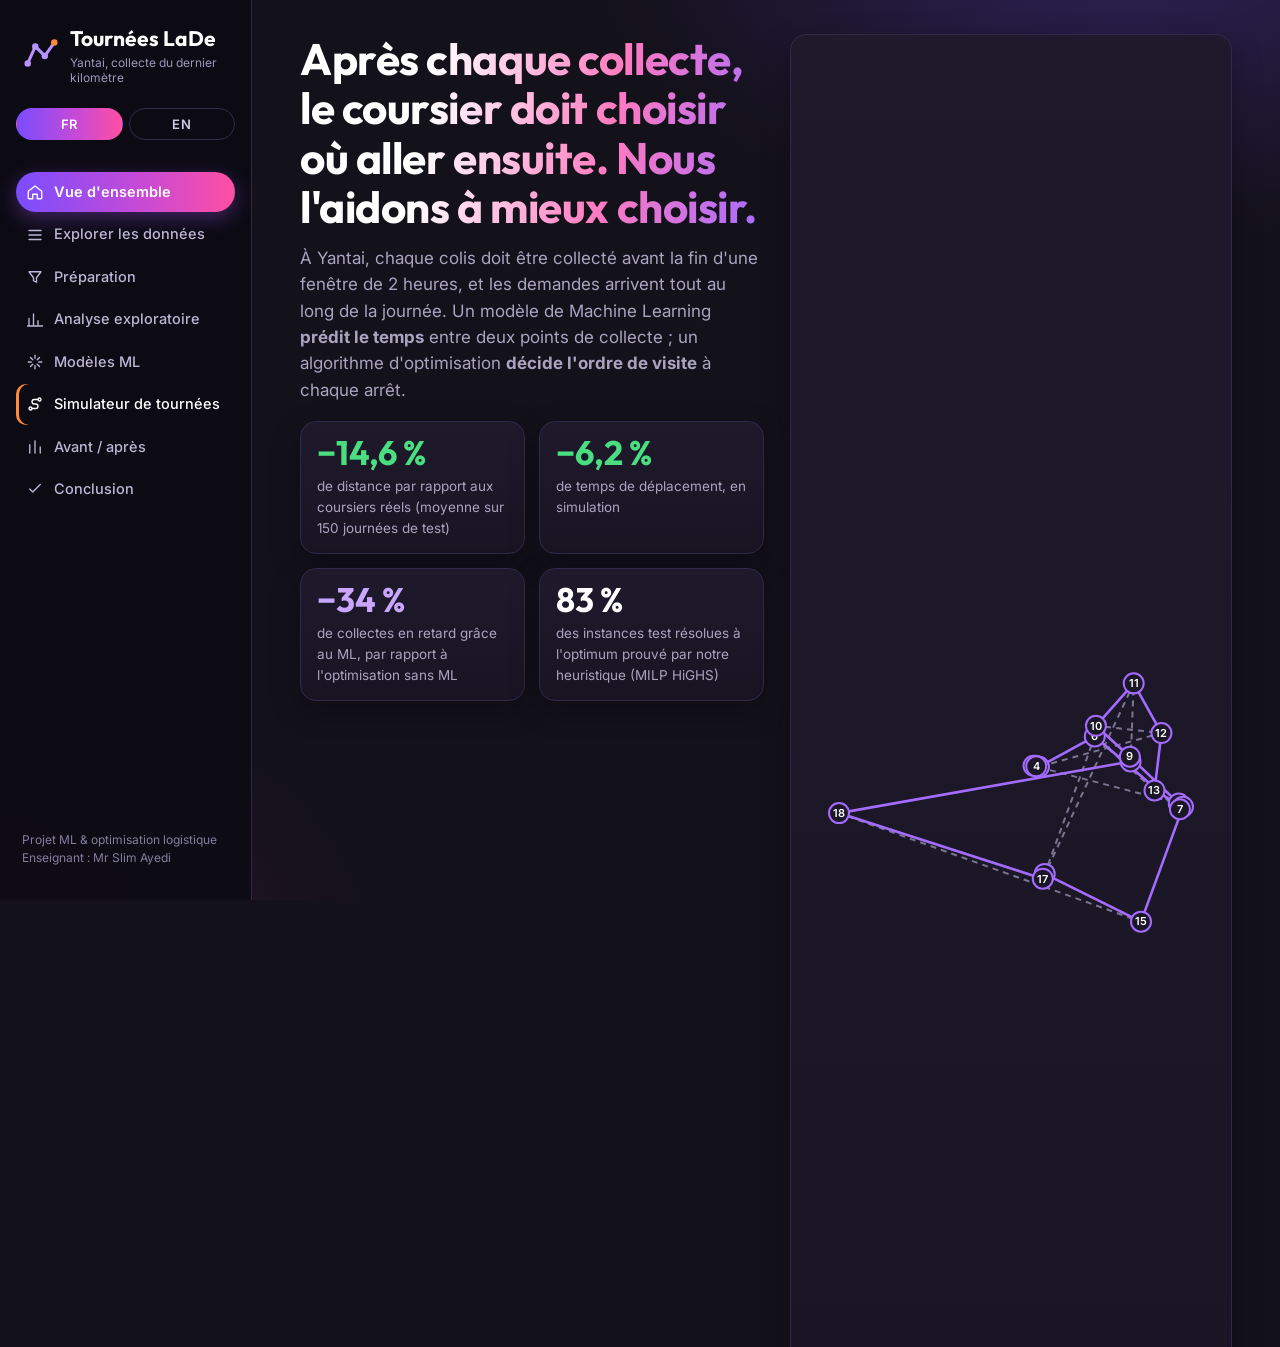
<file: web/index.html>
<!doctype html>
<html lang="fr">
<head>
<meta charset="utf-8">
<meta name="viewport" content="width=device-width, initial-scale=1">
<title>Tournées LaDe — ML et optimisation</title>
<link rel="preconnect" href="https://fonts.googleapis.com">
<link rel="preconnect" href="https://fonts.gstatic.com" crossorigin>
<link href="https://fonts.googleapis.com/css2?family=Outfit:wght@500;600;700&family=Inter:wght@400;500;600;700&display=swap" rel="stylesheet">
<link rel="stylesheet" href="style.css">
</head>
<body>
<a class="saut" href="#contenu">Aller au contenu</a>
<div class="cadre">
  <aside class="rail" aria-label="Navigation">
    <div class="marque">
      <svg viewBox="0 0 40 40" aria-hidden="true" class="logo"><path d="M6 30 L14 12 L24 22 L34 8" fill="none" stroke="currentColor" stroke-width="3.2" stroke-linecap="round" stroke-linejoin="round"/><circle cx="6" cy="30" r="3.4" fill="currentColor"/><circle cx="14" cy="12" r="3.4" fill="currentColor"/><circle cx="24" cy="22" r="3.4" fill="currentColor"/><circle cx="34" cy="8" r="3.4" fill="#ff8a3d"/></svg>
      <div>
        <strong>Tournées LaDe</strong>
        <span>Yantai, collecte du dernier kilomètre</span>
      </div>
    </div>
    <div class="langue" role="group" aria-label="Langue"><a href="index.html" aria-current="true" lang="fr">FR</a><a href="index_en.html" id="vers-en" lang="en">EN</a></div>
    <button class="menu-mobile" aria-expanded="false" aria-controls="nav">Sections</button>
    <nav id="nav">
      <a href="#accueil" data-page="accueil"><svg viewBox="0 0 24 24"><path d="M3 11l9-7 9 7v9a1 1 0 0 1-1 1h-5v-6h-6v6H4a1 1 0 0 1-1-1z"/></svg>Vue d'ensemble</a>
      <a href="#donnees" data-page="donnees"><svg viewBox="0 0 24 24"><path d="M4 6h16M4 12h16M4 18h16"/></svg>Explorer les données</a>
      <a href="#preparation" data-page="preparation"><svg viewBox="0 0 24 24"><path d="M4 5h16l-6 8v6l-4-2v-4z"/></svg>Préparation</a>
      <a href="#eda" data-page="eda"><svg viewBox="0 0 24 24"><path d="M4 20V10M10 20V4M16 20v-7M22 20H2"/></svg>Analyse exploratoire</a>
      <a href="#ml" data-page="ml"><svg viewBox="0 0 24 24"><path d="M12 3v4M12 17v4M3 12h4M17 12h4M6 6l3 3M15 15l3 3M18 6l-3 3M9 15l-3 3"/></svg>Modèles ML</a>
      <a href="#simulateur" data-page="simulateur" class="phare"><svg viewBox="0 0 24 24"><circle cx="6" cy="18" r="2"/><circle cx="18" cy="6" r="2"/><path d="M8 18h5a3 3 0 0 0 0-6h-2a3 3 0 0 1 0-6h5"/></svg>Simulateur de tournées</a>
      <a href="#comparaison" data-page="comparaison"><svg viewBox="0 0 24 24"><path d="M5 20V9M12 20V4M19 20v-8"/></svg>Avant / après</a>
      <a href="#conclusion" data-page="conclusion"><svg viewBox="0 0 24 24"><path d="M5 12l4 4 10-10"/></svg>Conclusion</a>
    </nav>
    <p class="rail-pied">Projet ML &amp; optimisation logistique<br>Enseignant : Mr Slim Ayedi</p>
  </aside>

  <main id="contenu" tabindex="-1">
    <!-- Chaque section est remplie par app.js à partir de data/donnees.js (exports du Notebook) -->
    <section id="page-accueil" class="page" aria-labelledby="t-accueil"></section>
    <section id="page-donnees" class="page" aria-labelledby="t-donnees"></section>
    <section id="page-preparation" class="page" aria-labelledby="t-preparation"></section>
    <section id="page-eda" class="page" aria-labelledby="t-eda"></section>
    <section id="page-ml" class="page" aria-labelledby="t-ml"></section>
    <section id="page-simulateur" class="page" aria-labelledby="t-simulateur"></section>
    <section id="page-comparaison" class="page" aria-labelledby="t-comparaison"></section>
    <section id="page-conclusion" class="page" aria-labelledby="t-conclusion"></section>
  </main>
</div>

<div id="erreur-donnees" class="erreur" hidden>
  Les données du projet sont introuvables. Vérifiez que le fichier <code>web/data/donnees.js</code> existe
  (il est créé par la dernière cellule d'export du Notebook).
</div>

<script src="lib/graphiques.js"></script>
<script src="data/donnees.js"></script>
<script src="simulateur.js"></script>
<script src="app.js"></script>
<script>
document.getElementById("vers-en").addEventListener("click", function () {
  var m = { accueil: "home", donnees: "data", simulateur: "simulator", comparaison: "comparison" };
  var h = location.hash.slice(1); this.href = "index_en.html" + (h ? "#" + (m[h] || h) : "");
});
</script>
</body>
</html>
</file>
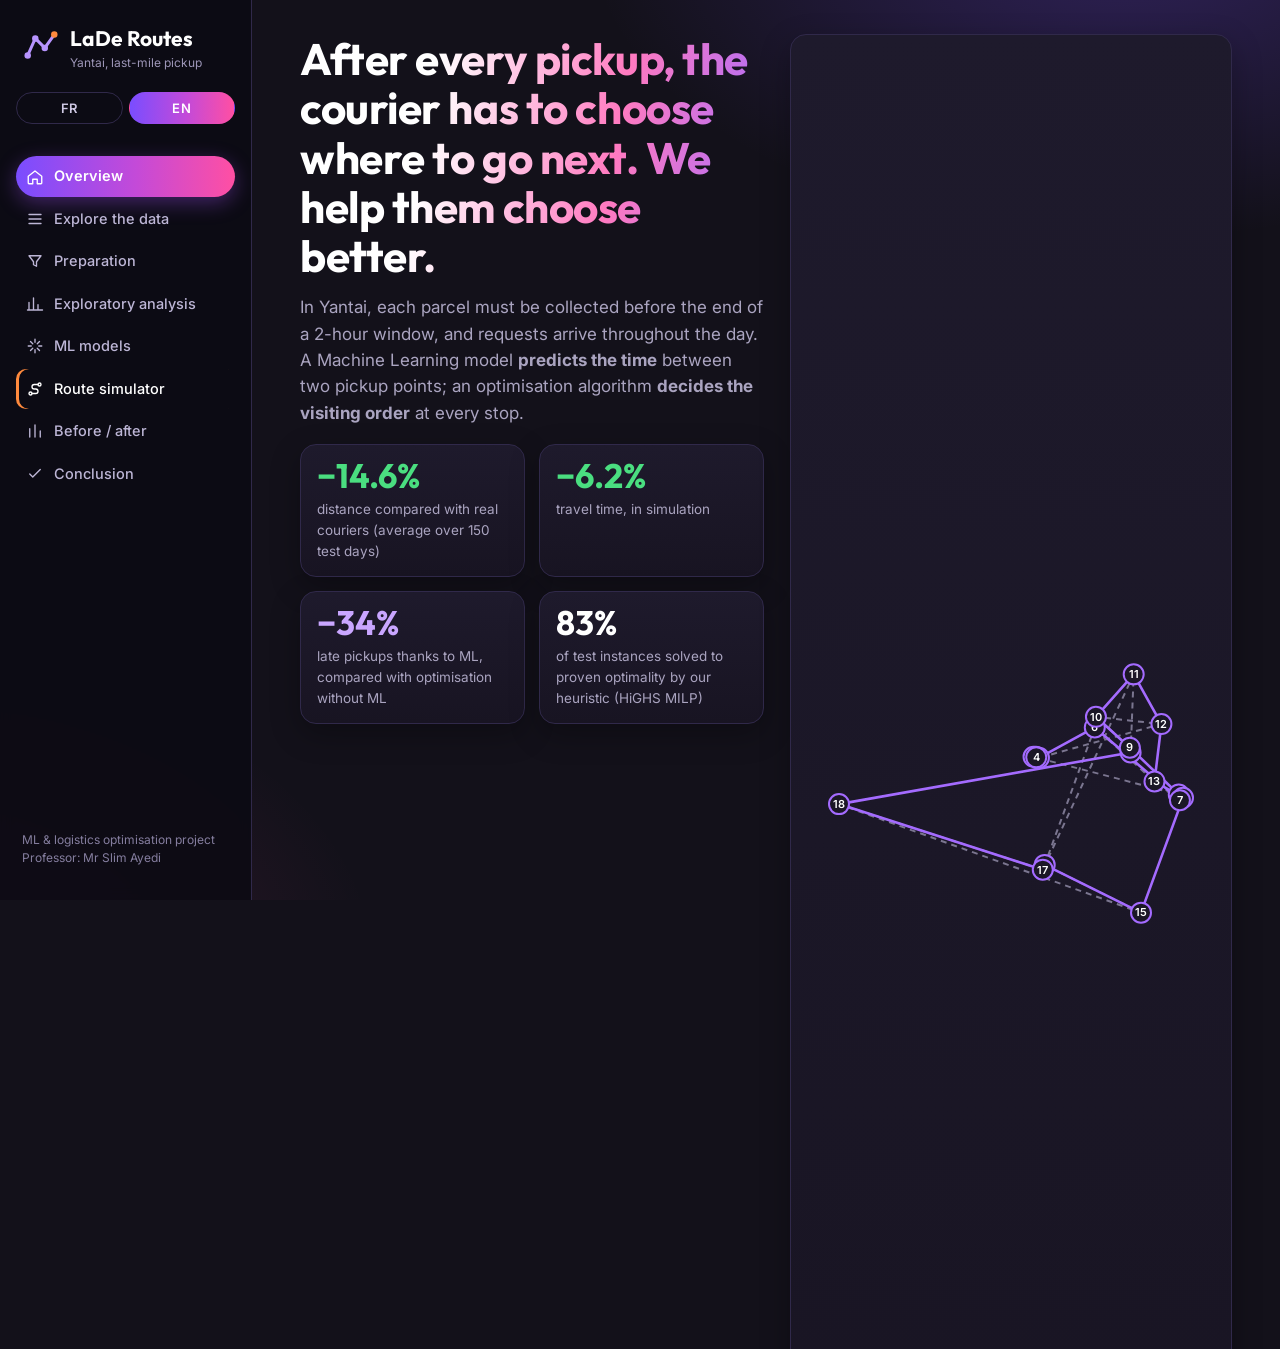
<file: web/index_en.html>
<!doctype html>
<html lang="en">
<head>
<meta charset="utf-8">
<meta name="viewport" content="width=device-width, initial-scale=1">
<title>LaDe Routes — ML and optimisation</title>
<link rel="preconnect" href="https://fonts.googleapis.com">
<link rel="preconnect" href="https://fonts.gstatic.com" crossorigin>
<link href="https://fonts.googleapis.com/css2?family=Outfit:wght@500;600;700&family=Inter:wght@400;500;600;700&display=swap" rel="stylesheet">
<link rel="stylesheet" href="style.css">
</head>
<body>
<a class="saut" href="#contenu">Skip to content</a>
<div class="cadre">
  <aside class="rail" aria-label="Navigation">
    <div class="marque">
      <svg viewBox="0 0 40 40" aria-hidden="true" class="logo"><path d="M6 30 L14 12 L24 22 L34 8" fill="none" stroke="currentColor" stroke-width="3.2" stroke-linecap="round" stroke-linejoin="round"/><circle cx="6" cy="30" r="3.4" fill="currentColor"/><circle cx="14" cy="12" r="3.4" fill="currentColor"/><circle cx="24" cy="22" r="3.4" fill="currentColor"/><circle cx="34" cy="8" r="3.4" fill="#ff8a3d"/></svg>
      <div>
        <strong>LaDe Routes</strong>
        <span>Yantai, last-mile pickup</span>
      </div>
    </div>
    <div class="langue" role="group" aria-label="Language"><a href="index.html" id="vers-fr" lang="fr">FR</a><a href="index_en.html" aria-current="true" lang="en">EN</a></div>
    <button class="menu-mobile" aria-expanded="false" aria-controls="nav">Sections</button>
    <nav id="nav">
      <a href="#home" data-page="home"><svg viewBox="0 0 24 24"><path d="M3 11l9-7 9 7v9a1 1 0 0 1-1 1h-5v-6h-6v6H4a1 1 0 0 1-1-1z"/></svg>Overview</a>
      <a href="#data" data-page="data"><svg viewBox="0 0 24 24"><path d="M4 6h16M4 12h16M4 18h16"/></svg>Explore the data</a>
      <a href="#preparation" data-page="preparation"><svg viewBox="0 0 24 24"><path d="M4 5h16l-6 8v6l-4-2v-4z"/></svg>Preparation</a>
      <a href="#eda" data-page="eda"><svg viewBox="0 0 24 24"><path d="M4 20V10M10 20V4M16 20v-7M22 20H2"/></svg>Exploratory analysis</a>
      <a href="#ml" data-page="ml"><svg viewBox="0 0 24 24"><path d="M12 3v4M12 17v4M3 12h4M17 12h4M6 6l3 3M15 15l3 3M18 6l-3 3M9 15l-3 3"/></svg>ML models</a>
      <a href="#simulator" data-page="simulator" class="phare"><svg viewBox="0 0 24 24"><circle cx="6" cy="18" r="2"/><circle cx="18" cy="6" r="2"/><path d="M8 18h5a3 3 0 0 0 0-6h-2a3 3 0 0 1 0-6h5"/></svg>Route simulator</a>
      <a href="#comparison" data-page="comparison"><svg viewBox="0 0 24 24"><path d="M5 20V9M12 20V4M19 20v-8"/></svg>Before / after</a>
      <a href="#conclusion" data-page="conclusion"><svg viewBox="0 0 24 24"><path d="M5 12l4 4 10-10"/></svg>Conclusion</a>
    </nav>
    <p class="rail-pied">ML &amp; logistics optimisation project<br>Professor: Mr Slim Ayedi</p>
  </aside>

  <main id="contenu" tabindex="-1">
    <!-- Each section is filled by app_en.js from data_en/donnees.js (Notebook exports) -->
    <section id="page-home" class="page" aria-labelledby="t-home"></section>
    <section id="page-data" class="page" aria-labelledby="t-data"></section>
    <section id="page-preparation" class="page" aria-labelledby="t-preparation"></section>
    <section id="page-eda" class="page" aria-labelledby="t-eda"></section>
    <section id="page-ml" class="page" aria-labelledby="t-ml"></section>
    <section id="page-simulator" class="page" aria-labelledby="t-simulator"></section>
    <section id="page-comparison" class="page" aria-labelledby="t-comparison"></section>
    <section id="page-conclusion" class="page" aria-labelledby="t-conclusion"></section>
  </main>
</div>

<div id="erreur-donnees" class="erreur" hidden>
  The project data could not be found. Check that <code>web/data_en/donnees.js</code> exists
  (it is created by the last export cell of the Notebook).
</div>

<script src="lib/graphiques.js"></script>
<script src="data_en/donnees.js"></script>
<script src="simulateur.js"></script>
<script src="app_en.js"></script>
<script>
document.getElementById("vers-fr").addEventListener("click", function () {
  var m = { home: "accueil", data: "donnees", simulator: "simulateur", comparison: "comparaison" };
  var h = location.hash.slice(1); this.href = "index.html" + (h ? "#" + (m[h] || h) : "");
});
</script>
</body>
</html>
</file>
<file: web/style.css>
/* ============ Jetons de design ============ */
:root {
  --encre: #ffffff;        /* titres */
  --texte: #e9e5f5;
  --texte-2: #aaa4c0;
  --texte-3: #7f7899;
  --fond: #13111a;
  --panneau: #1b1726;
  --trait: #30294a;
  --trait-2: #261f3a;
  --reel: #9b96b3;
  --sans: #ff8a3d;
  --avec: #a46bff;
  --rose: #ff4fa3;
  --avec-pale: rgba(164, 107, 255, 0.14);
  --sans-pale: rgba(255, 138, 61, 0.13);
  --bon: #4ade80;
  --alerte: #ff7a59;
  --degrade: linear-gradient(90deg, #7a4dff 0%, #c44ad8 55%, #ff4fa3 100%);
  --r-grand: 16px;
  --r-petit: 10px;
  --titre: "Outfit", "Segoe UI", system-ui, sans-serif;
  --corps: "Inter", system-ui, -apple-system, "Segoe UI", sans-serif;
}

* { box-sizing: border-box; }
html { scroll-behavior: smooth; }
body {
  margin: 0; background: var(--fond); color: var(--texte);
  font-family: var(--corps); font-size: 15px; line-height: 1.55;
  -webkit-font-smoothing: antialiased;
}
h1, h2, h3 { font-family: var(--titre); color: var(--encre); line-height: 1.12; margin: 0; }
h1 { font-size: clamp(30px, 4vw, 44px); font-weight: 700; letter-spacing: -0.01em; }
h2 { font-size: 26px; font-weight: 700; margin-bottom: 6px; }
h3 { font-size: 19px; font-weight: 600; margin-bottom: 4px; }
p { margin: 0 0 10px; max-width: 74ch; }
a { color: var(--avec); }
code { font-size: 0.92em; background: var(--trait-2); padding: 1px 5px; border-radius: 4px; }
:focus-visible { outline: 3px solid var(--avec); outline-offset: 2px; border-radius: 4px; }
.saut { position: absolute; left: -999px; top: 8px; background: #fff; padding: 8px 12px; z-index: 10; }
.saut:focus { left: 8px; }

/* ============ Structure ============ */
.cadre { display: grid; grid-template-columns: 252px 1fr; min-height: 100vh; }
.rail {
  background: var(--encre); color: #d9e6f2; padding: 22px 16px; position: sticky; top: 0; height: 100vh;
  display: flex; flex-direction: column; gap: 18px; overflow-y: auto;
}
.marque { display: flex; gap: 10px; align-items: center; padding: 0 6px; }
.marque .logo { width: 38px; height: 38px; color: #9ec5f4; flex: none; }
.marque strong { display: block; font-family: var(--titre); font-size: 21px; color: #fff; }
.marque span { font-size: 12px; color: #9fb3c8; line-height: 1.3; display: block; }
nav { display: flex; flex-direction: column; gap: 2px; }
nav a {
  display: flex; align-items: center; gap: 10px; color: #c7d6e5; text-decoration: none;
  padding: 9px 10px; border-radius: var(--r-petit); font-size: 14.5px; font-weight: 500;
}
nav a svg { width: 18px; height: 18px; fill: none; stroke: currentColor; stroke-width: 1.8; stroke-linecap: round; stroke-linejoin: round; flex: none; }
nav a:hover { background: rgba(255, 255, 255, 0.07); color: #fff; }
nav a[aria-current="page"] { background: #fff; color: var(--encre); font-weight: 600; }
nav a.phare:not([aria-current="page"]) { color: #fff; box-shadow: inset 3px 0 0 var(--sans); }
.rail-pied { margin-top: auto; font-size: 12px; color: #829ab1; padding: 0 6px; }
.menu-mobile { display: none; }

main { padding: 34px clamp(18px, 4vw, 48px) 60px; outline: none; min-width: 0; }
.page { display: none; max-width: 1180px; }
.page.active { display: block; }
.entete { margin-bottom: 22px; }
.entete p { color: var(--texte-2); font-size: 16px; margin-top: 8px; }
.grille { display: grid; gap: 18px; }
.g2 { grid-template-columns: repeat(2, minmax(0, 1fr)); }
.g3 { grid-template-columns: repeat(3, minmax(0, 1fr)); }
.g4 { grid-template-columns: repeat(4, minmax(0, 1fr)); }
.bloc { margin-top: 26px; }

.panneau { background: var(--panneau); border: 1px solid var(--trait); border-radius: var(--r-grand); padding: 18px 20px; min-width: 0; }
.panneau > h3 + p.sous { color: var(--texte-2); font-size: 13.5px; margin-bottom: 10px; }
.lecture { font-size: 14px; color: var(--texte-2); border-top: 1px solid var(--trait-2); margin-top: 12px; padding-top: 10px; }
.lecture strong { color: var(--texte); }
.graph { position: relative; height: 260px; }
.graph.haut { height: 320px; }
.graph.bas { height: 210px; }

/* ============ Accueil ============ */
.hero { display: grid; grid-template-columns: minmax(0, 1.05fr) minmax(0, 1fr); gap: 26px; align-items: stretch; }
.hero-texte p.chapeau { font-size: 17px; color: var(--texte-2); margin: 14px 0 18px; }
.hero-carte { background: var(--panneau); border: 1px solid var(--trait); border-radius: var(--r-grand); padding: 14px; display: flex; flex-direction: column; }
.hero-carte canvas { width: 100%; flex: 1; min-height: 300px; display: block; }
.legende-carte { display: flex; gap: 16px; flex-wrap: wrap; font-size: 13px; color: var(--texte-2); padding: 8px 4px 0; }
.legende-carte i { display: inline-block; width: 18px; height: 3px; border-radius: 2px; vertical-align: middle; margin-right: 6px; }
.chaine { display: grid; grid-template-columns: repeat(5, minmax(0, 1fr)); gap: 0; margin: 22px 0 6px; counter-reset: etape; }
.chaine div { padding: 12px 14px; border: 1px solid var(--trait); background: var(--panneau); position: relative; font-size: 13.5px; }
.chaine div:first-child { border-radius: var(--r-grand) 0 0 var(--r-grand); }
.chaine div:last-child { border-radius: 0 var(--r-grand) var(--r-grand) 0; }
.chaine div + div { border-left: none; }
.chaine b { display: block; font-family: var(--titre); font-size: 17px; color: var(--encre); }
.chaine div.ml b { color: var(--avec); }
.chaine div.opt b { color: var(--sans); }

.chiffres { display: grid; grid-template-columns: repeat(4, minmax(0, 1fr)); gap: 14px; }
.chiffre { background: var(--panneau); border: 1px solid var(--trait); border-radius: var(--r-grand); padding: 14px 16px; }
.chiffre .val { font-family: var(--titre); font-size: 34px; font-weight: 700; color: var(--encre); line-height: 1; }
.chiffre .val small { font-size: 17px; font-weight: 600; color: var(--texte-2); margin-left: 2px; }
.chiffre .lib { font-size: 13.5px; color: var(--texte-2); margin-top: 6px; }
.chiffre.ml .val { color: var(--avec); }
.chiffre.bon .val { color: var(--bon); }

/* ============ Tableaux ============ */
.table-zone { overflow-x: auto; border: 1px solid var(--trait); border-radius: var(--r-petit); }
table { border-collapse: collapse; width: 100%; font-size: 13.5px; }
th { text-align: left; background: var(--trait-2); color: var(--encre); font-weight: 600; padding: 8px 10px; white-space: nowrap; position: sticky; top: 0; }
td { padding: 7px 10px; border-top: 1px solid var(--trait-2); white-space: nowrap; }
td.num, th.num { text-align: right; font-variant-numeric: tabular-nums; }
tr.retenu td { background: var(--avec-pale); font-weight: 600; }
.outils { display: flex; gap: 10px; flex-wrap: wrap; align-items: end; margin-bottom: 12px; }
label.champ { display: flex; flex-direction: column; gap: 4px; font-size: 13px; color: var(--texte-2); font-weight: 500; }
input[type="search"], select {
  font: inherit; font-size: 14px; padding: 8px 10px; border: 1px solid var(--trait); border-radius: var(--r-petit);
  background: #fff; color: var(--texte); min-width: 170px;
}
.pagination { display: flex; align-items: center; gap: 10px; margin-top: 10px; font-size: 13.5px; color: var(--texte-2); }
button {
  font: inherit; font-size: 14px; font-weight: 600; border-radius: var(--r-petit); padding: 8px 14px; cursor: pointer;
  border: 1px solid var(--trait); background: #fff; color: var(--encre);
}
button:hover:not(:disabled) { border-color: var(--texte-3); }
button:disabled { opacity: 0.45; cursor: default; }
button.principal { background: var(--avec); border-color: var(--avec); color: #fff; padding: 11px 20px; font-size: 15px; }
button.principal:hover { background: #1f66bd; }

/* ============ Préparation ============ */
.etapes { list-style: none; margin: 0; padding: 0; counter-reset: e; }
.etapes li { display: grid; grid-template-columns: 34px 1fr auto; gap: 12px; align-items: start; padding: 12px 0; border-top: 1px solid var(--trait-2); counter-increment: e; }
.etapes li:first-child { border-top: none; }
.etapes li::before { content: counter(e); font-family: var(--titre); font-weight: 700; font-size: 18px; color: var(--avec);
  width: 30px; height: 30px; border-radius: 50%; background: var(--avec-pale); display: grid; place-items: center; }
.etapes b { display: block; color: var(--encre); }
.etapes span.nb { font-family: var(--titre); font-size: 20px; font-weight: 600; color: var(--encre); font-variant-numeric: tabular-nums; }
.etapes p { font-size: 13.5px; color: var(--texte-2); margin: 2px 0 0; }

/* ============ Encadrés ============ */
.encadre { background: var(--avec-pale); border-left: 4px solid var(--avec); border-radius: 0 var(--r-grand) var(--r-grand) 0; padding: 14px 18px; }
.encadre.orange { background: var(--sans-pale); border-color: var(--sans); }
.encadre h3 { color: var(--encre); }
.encadre p:last-child { margin-bottom: 0; }

/* ============ Simulateur ============ */
.sim { display: grid; grid-template-columns: 300px minmax(0, 1fr); gap: 18px; align-items: start; }
.commandes { position: sticky; top: 18px; display: flex; flex-direction: column; gap: 16px; }
.commandes .aide { font-size: 12.5px; color: var(--texte-3); margin: 0; }
input[type="range"] { width: 100%; accent-color: var(--avec); }
.valeur-lambda { font-family: var(--titre); font-size: 22px; font-weight: 700; color: var(--encre); }
fieldset { border: none; padding: 0; margin: 0; display: flex; flex-direction: column; gap: 6px; }
legend { font-size: 13px; color: var(--texte-2); font-weight: 500; margin-bottom: 6px; padding: 0; }
.radio { display: flex; gap: 8px; align-items: flex-start; font-size: 14px; cursor: pointer; }
.radio input { margin-top: 4px; accent-color: var(--avec); }
.radio small { display: block; color: var(--texte-3); font-size: 12.5px; }
.res-vide { padding: 50px 20px; text-align: center; color: var(--texte-2); border: 1px dashed var(--trait); border-radius: var(--r-grand); background: var(--panneau); }
.trois { display: grid; grid-template-columns: repeat(3, minmax(0, 1fr)); gap: 12px; }
.strat { border: 1px solid var(--trait); border-radius: var(--r-grand); background: var(--panneau); padding: 14px 16px; border-top: 4px solid var(--c); }
.strat h3 { font-size: 17px; }
.strat dl { margin: 8px 0 0; display: grid; grid-template-columns: 1fr auto; gap: 4px 10px; font-size: 13.5px; }
.strat dt { color: var(--texte-2); }
.strat dd { margin: 0; font-weight: 600; text-align: right; font-variant-numeric: tabular-nums; }
.strat dd .ecart { font-weight: 500; font-size: 12px; margin-left: 6px; }
.ecart.mieux { color: var(--bon); }
.ecart.pire { color: var(--alerte); }
.verdict { font-size: 15px; }
.verdict p { max-width: none; }
.carte-sim { position: relative; }
.carte-sim canvas { width: 100%; height: 420px; display: block; border-radius: var(--r-petit); background: #fbfcfd; }
.bascule { display: inline-flex; border: 1px solid var(--trait); border-radius: var(--r-petit); overflow: hidden; }
.bascule button { border: none; border-radius: 0; font-weight: 500; padding: 7px 12px; }
.bascule button[aria-pressed="true"] { background: var(--encre); color: #fff; }
.parite { font-size: 13px; padding: 8px 12px; border-radius: var(--r-petit); background: #e8f5ee; color: #0d5c38; }
.parite.diff { background: var(--sans-pale); color: var(--alerte); }
.journal td.retard { color: var(--alerte); font-weight: 600; }

/* ============ Avant / après ============ */
.duel { display: grid; grid-template-columns: 1fr 1fr; gap: 0; border: 1px solid var(--trait); border-radius: var(--r-grand); overflow: hidden; background: var(--panneau); }
.duel > div { padding: 20px 22px; }
.duel > div + div { border-left: 1px solid var(--trait); }
.duel h3 { display: flex; align-items: center; gap: 8px; font-size: 22px; }
.duel h3::before { content: ""; width: 12px; height: 12px; border-radius: 3px; background: var(--c); }
.duel .ligne { display: flex; justify-content: space-between; align-items: baseline; padding: 10px 0; border-top: 1px solid var(--trait-2); font-size: 14px; }
.duel .ligne b { font-family: var(--titre); font-size: 24px; color: var(--encre); font-variant-numeric: tabular-nums; }
.duel .ligne span.ref { font-size: 12.5px; color: var(--texte-3); display: block; }

.liste-simple { margin: 6px 0 0; padding-left: 20px; }
.liste-simple li { margin-bottom: 6px; }
.liens { display: flex; gap: 12px; flex-wrap: wrap; margin-top: 10px; }
.liens a { display: inline-block; padding: 10px 16px; border-radius: var(--r-petit); background: var(--encre); color: #fff; text-decoration: none; font-weight: 600; font-size: 14px; }
.liens a.second { background: #fff; color: var(--encre); border: 1px solid var(--trait); }
.erreur { position: fixed; inset: auto 20px 20px 20px; background: #fff3ec; border: 1px solid var(--sans); padding: 14px 18px; border-radius: var(--r-grand); color: var(--alerte); }
.corr td { text-align: center; font-variant-numeric: tabular-nums; font-size: 12.5px; }

/* ============ Responsive ============ */
@media (max-width: 1100px) {
  .hero, .sim { grid-template-columns: 1fr; }
  .commandes { position: static; }
  .chiffres, .g4 { grid-template-columns: repeat(2, minmax(0, 1fr)); }
}
@media (max-width: 820px) {
  .cadre { grid-template-columns: 1fr; }
  .rail { position: static; height: auto; padding: 14px 16px; gap: 10px; }
  .menu-mobile { display: block; background: transparent; color: #fff; border-color: #486581; }
  nav { display: none; }
  nav.ouvert { display: flex; }
  .rail-pied { display: none; }
  main { padding: 22px 16px 48px; }
  .g2, .g3, .trois, .duel, .chaine { grid-template-columns: 1fr; }
  .chaine div, .chaine div:first-child, .chaine div:last-child { border-radius: 0; border-left: 1px solid var(--trait); }
  .chaine div + div { border-top: none; }
  .duel > div + div { border-left: none; border-top: 1px solid var(--trait); }
  .chiffres, .g4 { grid-template-columns: 1fr 1fr; }
  .carte-sim canvas { height: 320px; }
}
@media (prefers-reduced-motion: reduce) { html { scroll-behavior: auto; } * { animation: none !important; transition: none !important; } }

/* ============ Graphiques SVG (lib/graphiques.js) ============ */
.mg { display: block; overflow: visible; }
.mg text { font-family: var(--corps); }
.mg-tick { font-size: 11.5px; fill: var(--texte-2); }
.mg-axe { font-size: 12px; fill: var(--texte-2); font-weight: 500; }
.mg-leg { font-size: 12px; fill: var(--texte); }
.mg-titre { font-size: 13px; font-weight: 600; fill: var(--encre); }
.mg-grille { stroke: var(--trait-2); stroke-width: 1; }
.mg-zero { stroke: #9aa5b1; stroke-width: 1; }
.mg-repere { stroke: #9aa5b1; stroke-width: 1; stroke-dasharray: 3 3; }
.mg-barre { transition: opacity .12s; outline: none; }
.mg-barre:hover, .mg-barre:focus { opacity: .78; }
.mg-barre:focus { stroke: var(--encre); stroke-width: 1.5; }
.mg-point:hover { stroke: var(--encre); stroke-width: 2; }
.mg-bulle { position: absolute; z-index: 5; pointer-events: none; background: #102a43; color: #fff; font-size: 12.5px; line-height: 1.45;
  padding: 7px 10px; border-radius: 6px; box-shadow: 0 4px 14px rgba(16,42,67,.25); max-width: 280px; }
.mg-bulle b { display: block; margin-bottom: 2px; font-weight: 600; }
.mg-bulle i { display: inline-block; width: 9px; height: 9px; border-radius: 2px; margin-right: 6px; vertical-align: 0; }

/* Sélecteur de langue / language switch */
.langue { display: flex; gap: 6px; margin: 4px 0 14px; }
.langue a { flex: 1; text-align: center; padding: 5px 0; border: 1px solid rgba(255,255,255,.35); border-radius: 6px; color: inherit; text-decoration: none; font-weight: 600; font-size: 13px; letter-spacing: .04em; }
.langue a[aria-current="true"] { background: #fff; color: #102a43; border-color: #fff; }
.langue a:not([aria-current="true"]):hover { background: rgba(255,255,255,.12); }


/* ============ Thème sombre « SaaS » (palette inspirée de Dark X) ============ */
:root { color-scheme: dark; }
body {
  background:
    radial-gradient(900px 520px at 88% -8%, rgba(122, 77, 255, 0.28), transparent 60%),
    radial-gradient(760px 520px at -6% 108%, rgba(255, 79, 163, 0.16), transparent 60%),
    var(--fond);
  background-attachment: fixed;
}
a { color: #c7a6ff; }
code { background: var(--trait-2); color: #ffb8dc; }
.saut { color: #13111a; }
h1, h2, h3 { letter-spacing: -0.01em; }
.hero-texte h1 {
  background: linear-gradient(100deg, #ffffff 28%, #ff7ac0 66%, #a46bff 100%);
  -webkit-background-clip: text; background-clip: text; color: transparent; -webkit-text-fill-color: transparent;
}

/* barre latérale */
.rail { background: rgba(13, 11, 20, 0.92); border-right: 1px solid var(--trait); color: #cfc9e4; backdrop-filter: blur(6px); }
.marque .logo { color: #b794ff; }
.marque span { color: #9d96b8; }
nav a { color: #bdb6d6; border-radius: 999px; }
nav a:hover { background: rgba(164, 107, 255, 0.14); color: #fff; }
nav a[aria-current="page"] { background: var(--degrade); color: #fff; box-shadow: 0 6px 20px rgba(164, 80, 255, 0.35); }
nav a.phare:not([aria-current="page"]) { color: #fff; box-shadow: inset 3px 0 0 var(--sans); border-radius: 10px; }
.rail-pied { color: #857e9f; }
.langue a { border-color: var(--trait) !important; border-radius: 999px !important; color: #cfc9e4 !important; }
.langue a[aria-current="true"] { background: var(--degrade) !important; color: #fff !important; border-color: transparent !important; }
.langue a:not([aria-current="true"]):hover { background: rgba(164, 107, 255, 0.16) !important; }

/* cartes */
.panneau, .hero-carte, .chiffre, .chaine div, .strat, .duel, .res-vide {
  background: linear-gradient(180deg, #1e1a2c 0%, #181422 100%);
  border-color: var(--trait);
  box-shadow: 0 10px 30px rgba(0, 0, 0, 0.28);
}
.chaine div { box-shadow: none; }
.chiffre.ml .val { color: #c9a6ff; }
.chiffre.bon .val { color: var(--bon); }
.chaine div.ml b { color: #c9a6ff; }
.encadre { background: linear-gradient(90deg, rgba(164, 107, 255, 0.16), rgba(164, 107, 255, 0.05)); border-left-color: var(--avec); }
.encadre.orange { background: linear-gradient(90deg, rgba(255, 138, 61, 0.16), rgba(255, 138, 61, 0.05)); border-left-color: var(--sans); }

/* tableaux et formulaires */
th { background: #241e36; color: #fff; }
tr.retenu td { background: rgba(164, 107, 255, 0.18); }
input[type="search"], select { background: #13111a; color: var(--texte); border-color: var(--trait); }
input[type="search"]::placeholder { color: var(--texte-3); }
button { background: #221c33; color: #fff; border-color: var(--trait); border-radius: 999px; }
button:hover:not(:disabled) { border-color: var(--avec); }
button.principal { background: var(--degrade); border: none; color: #fff; box-shadow: 0 8px 24px rgba(180, 70, 220, 0.4); }
button.principal:hover { background: var(--degrade); filter: brightness(1.12); }
.bascule { border-radius: 999px; }
.bascule button[aria-pressed="true"] { background: var(--degrade); color: #fff; }
.valeur-lambda { color: #fff; }
.etapes li::before { background: var(--avec-pale); color: #d3b8ff; }
.liens a { background: var(--degrade); color: #fff; border-radius: 999px; box-shadow: 0 8px 24px rgba(180, 70, 220, 0.35); }
.liens a.second { background: #221c33; color: #fff; border: 1px solid var(--trait); box-shadow: none; }
.parite { background: rgba(74, 222, 128, 0.12); color: #86efac; }
.parite.diff { background: var(--sans-pale); color: var(--alerte); }
.carte-sim canvas { background: #120f1b; }
.erreur { background: #2a1a1a; color: #ffb4a0; }
.mg-zero, .mg-repere { stroke: #6f6890; }
:focus-visible { outline-color: #c9a6ff; }
@media (max-width: 820px) { .menu-mobile { border-color: var(--trait); } }
</file>
